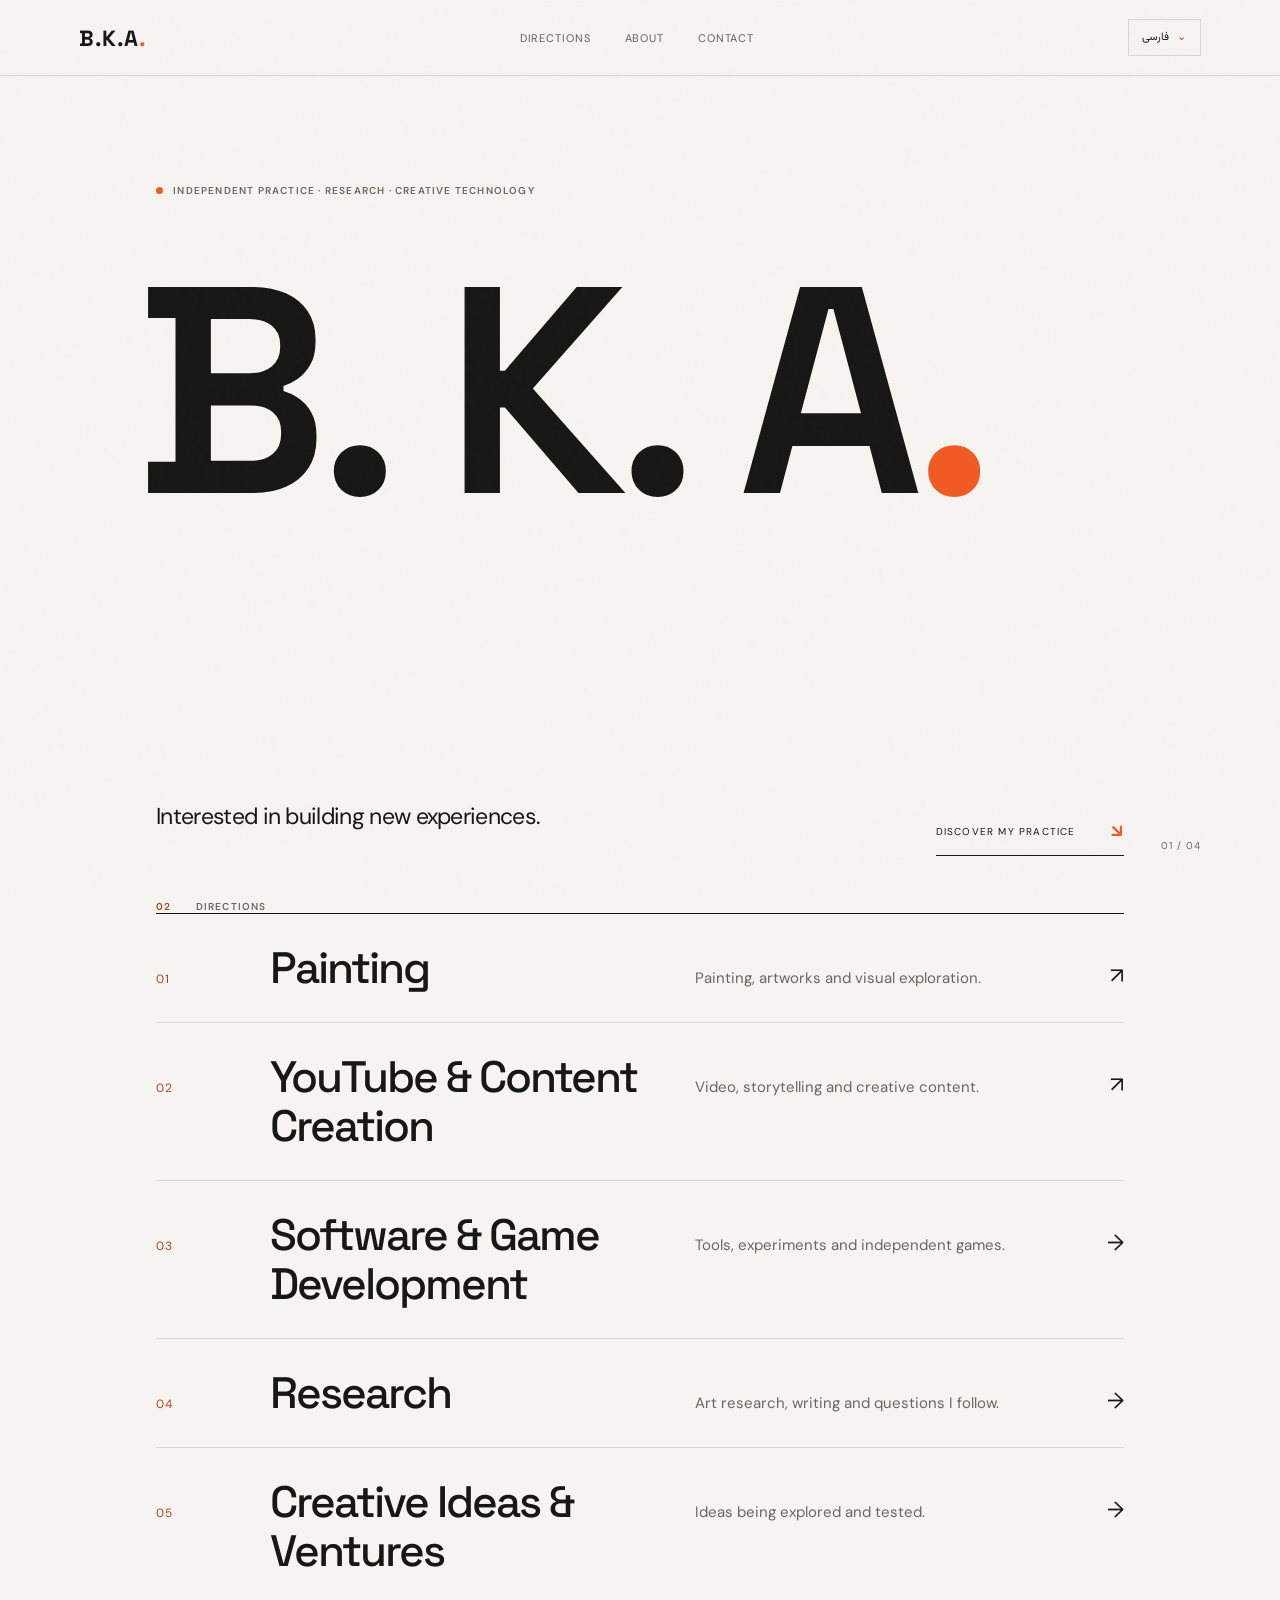
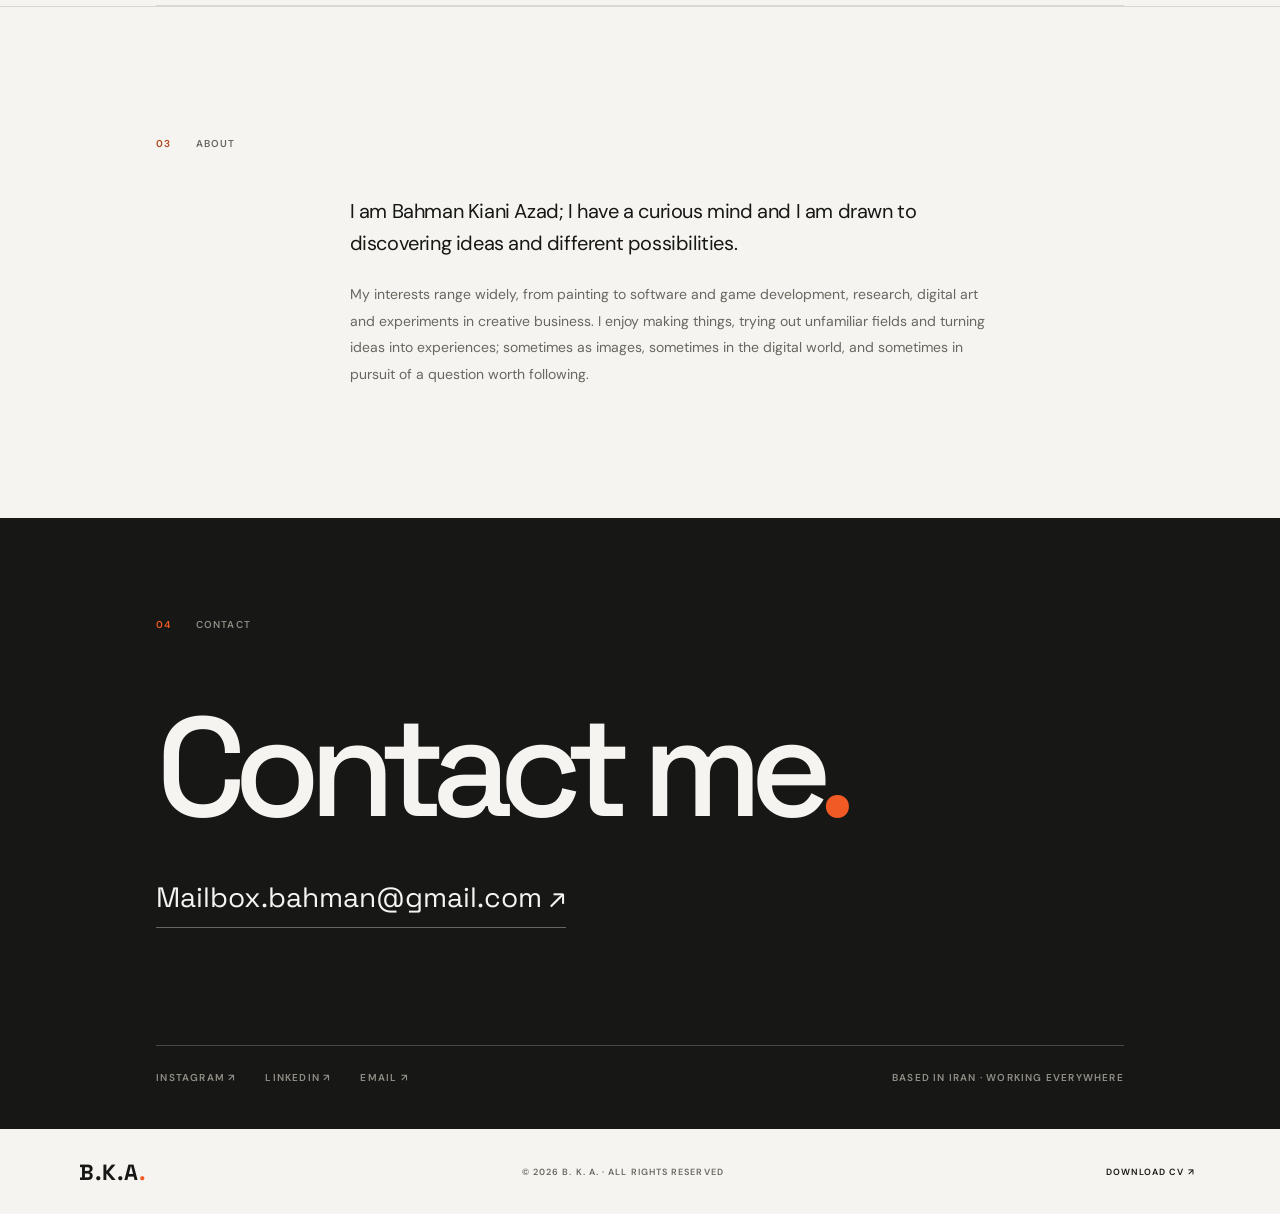
<file: index.html>
<!doctype html>
<html lang="en" dir="ltr">
<head>
  <meta charset="utf-8">
  <meta name="viewport" content="width=device-width, initial-scale=1">
  <meta name="theme-color" content="#f5f4f0">
  <meta name="description" content="B. K. A. — a personal creative hub: painting, content creation, software and games, research and creative ideas.">
  <link rel="canonical" href="https://bahmanka.github.io/">
  <meta property="og:type" content="website">
  <meta property="og:site_name" content="B. K. A.">
  <meta property="og:title" content="B. K. A. — Bahman Kiani Azad">
  <meta property="og:description" content="B. K. A. — a personal creative hub: painting, content creation, software and games, research and creative ideas.">
  <meta property="og:url" content="https://bahmanka.github.io/">
  <meta property="og:locale" content="en_US">
  <meta property="og:locale:alternate" content="fa_IR">
  <meta name="twitter:card" content="summary">
  <meta name="twitter:title" content="B. K. A. — Bahman Kiani Azad">
  <meta name="twitter:description" content="B. K. A. — a personal creative hub: painting, content creation, software and games, research and creative ideas.">
  <script type="application/ld+json">
  {"@context":"https://schema.org","@type":"Person","name":"Bahman Kiani Azad","alternateName":["B. K. A.","بهمن کیانی آزاد"],"url":"https://bahmanka.github.io/","description":"B. K. A. — a personal creative hub: painting, content creation, software and games, research and creative ideas.","alumniOf":[{"@type":"CollegeOrUniversity","name":"Soore University"},{"@type":"CollegeOrUniversity","name":"Islamic Azad University, Central Tehran Branch"}],"sameAs":["https://www.instagram.com/bahmanazad/","https://www.linkedin.com/in/bahman-kiani-azad-6709973a/"]}
  </script>
  <title>B. K. A. — Bahman Kiani Azad</title>
  <link rel="preconnect" href="https://fonts.googleapis.com">
  <link rel="preconnect" href="https://fonts.gstatic.com" crossorigin>
  <link href="https://fonts.googleapis.com/css2?family=DM+Sans:wght@400;500;600;700&family=Space+Grotesk:wght@400;500;600;700&family=Vazirmatn:wght@400;500;600;700&display=swap" rel="stylesheet">
  <link rel="stylesheet" href="styles.css">
</head>
<body data-title-en="B. K. A. — Bahman Kiani Azad" data-title-fa="B. K. A. — بهمن کیانی آزاد" data-desc-en="B. K. A. — a personal creative hub: painting, content creation, software and games, research and creative ideas." data-desc-fa="B. K. A. — فضایی شخصی برای نقاشی، تولید محتوا، نرم‌افزار و بازی، پژوهش و ایده‌های خلاق.">
  <a class="skip-link" href="#top" data-en="Skip to content" data-fa="پرش به محتوا">Skip to content</a>
  <div class="grain" aria-hidden="true"></div>
  <header class="site-header">
    <a class="wordmark" href="#top"><span class="brand" lang="en" dir="ltr">B.K.A<span>.</span></span><span class="sr-only" data-en="home" data-fa="صفحه اصلی">home</span></a>
    <nav class="desktop-nav" aria-label="Main navigation" data-aria-en="Main navigation" data-aria-fa="ناوبری اصلی"><a href="#directions" data-en="Directions" data-fa="مسیرها">Directions</a><a href="#about" data-en="About" data-fa="درباره">About</a><a href="#contact" data-en="Contact" data-fa="ارتباط">Contact</a></nav>
    <button class="language-switch" id="languageSwitch" type="button"><span class="lang-name" lang="fa">فارسی</span> <span class="chev" aria-hidden="true">⌄</span></button>
  </header>
  <main id="top" tabindex="-1">
    <section class="hero section-wrap">
      <div class="hero-kicker"><span class="orange-dot"></span><span data-en="INDEPENDENT PRACTICE · RESEARCH · CREATIVE TECHNOLOGY" data-fa="فعالیت مستقل · پژوهش · فناوری خلاق">INDEPENDENT PRACTICE · RESEARCH · CREATIVE TECHNOLOGY</span></div>
      <h1><span class="logo" lang="en" dir="ltr">B. K. A<span class="orange">.</span></span></h1>
      <div class="hero-bottom">
        <p class="hero-intro" data-en="Interested in building new experiences." data-fa="علاقه‌مند به ساختن تجربه‌های جدید.">Interested in building new experiences.</p>
        <a class="text-link" href="#directions"><span data-en="DISCOVER MY PRACTICE" data-fa="با جهان کاری من آشنا شوید">DISCOVER MY PRACTICE</span><b class="arrow" aria-hidden="true">↘</b></a>
      </div>
      <div class="hero-index" data-num>01 / 04</div>
    </section>

    <section class="section-wrap directions-section" id="directions">
      <div class="section-label"><span data-num>02</span><span data-en="DIRECTIONS" data-fa="مسیرها">DIRECTIONS</span></div>
      <ol class="directions"><li><a class="direction" href="https://bahmanka.github.io/artwork/home.html" target="_blank" rel="noopener"><span class="num" data-num>01</span><h3 data-en="Painting" data-fa="نقاشی">Painting</h3><p data-en="Painting, artworks and visual exploration." data-fa="نقاشی، آثار و جست‌وجوی تصویری.">Painting, artworks and visual exploration.</p><span class="arrow" aria-hidden="true">↗</span></a></li><li><a class="direction" href="https://www.youtube.com/@HonarChiMige" target="_blank" rel="noopener"><span class="num" data-num>02</span><h3 data-en="YouTube &amp; Content Creation" data-fa="یوتیوب و تولید محتوا">YouTube &amp; Content Creation</h3><p data-en="Video, storytelling and creative content." data-fa="ویدیو، روایت و محتوای خلاق.">Video, storytelling and creative content.</p><span class="arrow" aria-hidden="true">↗</span></a></li><li><a class="direction" href="software.html"><span class="num" data-num>03</span><h3 data-en="Software &amp; Game Development" data-fa="نرم‌افزار و توسعهٔ بازی">Software &amp; Game Development</h3><p data-en="Tools, experiments and independent games." data-fa="ابزارها، تجربه‌ها و بازی‌های مستقل.">Tools, experiments and independent games.</p><span class="arrow" aria-hidden="true">→</span></a></li><li><a class="direction" href="research.html"><span class="num" data-num>04</span><h3 data-en="Research" data-fa="پژوهش">Research</h3><p data-en="Art research, writing and questions I follow." data-fa="پژوهش هنر، نوشتن و پرسش‌هایی که دنبالشان می‌کنم.">Art research, writing and questions I follow.</p><span class="arrow" aria-hidden="true">→</span></a></li><li><a class="direction" href="ideas.html"><span class="num" data-num>05</span><h3 data-en="Creative Ideas &amp; Ventures" data-fa="ایده‌ها و کسب‌وکارهای خلاق">Creative Ideas &amp; Ventures</h3><p data-en="Ideas being explored and tested." data-fa="ایده‌هایی که در حال بررسی و آزمودن‌اند.">Ideas being explored and tested.</p><span class="arrow" aria-hidden="true">→</span></a></li></ol>
    </section>

    <section class="section-wrap about-section" id="about">
      <div class="section-label"><span data-num>03</span><span data-en="ABOUT" data-fa="درباره">ABOUT</span></div>
      <div class="about-content"><div class="about-columns">
        <p data-en="I am Bahman Kiani Azad; I have a curious mind and I am drawn to discovering ideas and different possibilities." data-fa="من بهمن کیانی آزاد هستم؛ ذهنی کنجکاو دارم و به کشف ایده‌ها و امکان‌های مختلف علاقه‌مندم.">I am Bahman Kiani Azad; I have a curious mind and I am drawn to discovering ideas and different possibilities.</p>
        <p data-en="My interests range widely, from painting to software and game development, research, digital art and experiments in creative business. I enjoy making things, trying out unfamiliar fields and turning ideas into experiences; sometimes as images, sometimes in the digital world, and sometimes in pursuit of a question worth following." data-fa="علاقه‌مندی‌هایم از نقاشی تا توسعهٔ نرم‌افزار و بازی، پژوهش، هنر دیجیتال و تجربه در زمینهٔ کسب‌وکارهای خلاق گسترده است. از ساختن، تجربه کردن در حوزه‌های ناآشنا و تبدیل ایده‌ها به تجربه لذت می‌برم؛ گاهی در قالب تصویر، گاهی در دنیای دیجیتال و گاهی در پی پرسشی که ارزش دنبال کردن دارد.">My interests range widely, from painting to software and game development, research, digital art and experiments in creative business. I enjoy making things, trying out unfamiliar fields and turning ideas into experiences; sometimes as images, sometimes in the digital world, and sometimes in pursuit of a question worth following.</p>
      </div></div>
    </section>
    <section class="contact-section" id="contact">
      <div class="section-wrap contact-inner"><div class="section-label"><span data-num>04</span><span data-en="CONTACT" data-fa="ارتباط">CONTACT</span></div><h2 data-en="Contact me<span>.</span>" data-fa="ارتباط با من<span>.</span>">Contact me<span>.</span></h2><a class="email-link" href="mailto:Mailbox.bahman@gmail.com"><span lang="en" dir="ltr">Mailbox.bahman@gmail.com</span> <span class="arrow" aria-hidden="true">↗</span></a><div class="contact-bottom"><a href="https://www.instagram.com/bahmanazad/" target="_blank" rel="noopener"><span data-en="INSTAGRAM" data-fa="اینستاگرام">INSTAGRAM</span> <span class="arrow" aria-hidden="true">↗</span></a><a href="https://www.linkedin.com/in/bahman-kiani-azad-6709973a/" target="_blank" rel="noopener"><span data-en="LINKEDIN" data-fa="لینکدین">LINKEDIN</span> <span class="arrow" aria-hidden="true">↗</span></a><a href="mailto:Mailbox.bahman@gmail.com"><span data-en="EMAIL" data-fa="ایمیل">EMAIL</span> <span class="arrow" aria-hidden="true">↗</span></a><span data-en="BASED IN IRAN · WORKING EVERYWHERE" data-fa="مستقر در ایران · فعال در ارتباط با جهان">BASED IN IRAN · WORKING EVERYWHERE</span></div></div>
    </section>
  </main>
  <footer class="site-footer"><a class="wordmark" href="index.html"><span class="brand" lang="en" dir="ltr">B.K.A<span>.</span></span><span class="sr-only" data-en="home" data-fa="صفحه اصلی">home</span></a><span>© <span id="year"></span> B. K. A. · <span data-en="ALL RIGHTS RESERVED" data-fa="تمامی حقوق محفوظ است">ALL RIGHTS RESERVED</span></span><button id="cvButton" class="cv-button" type="button"><span data-en="DOWNLOAD CV" data-fa="دریافت رزومه">DOWNLOAD CV</span> <span class="arrow" aria-hidden="true">↗</span></button></footer>

    <div class="toast" id="toast" role="status" aria-live="polite"></div>
  <script src="script.js"></script>
</body>
</html>
</file>
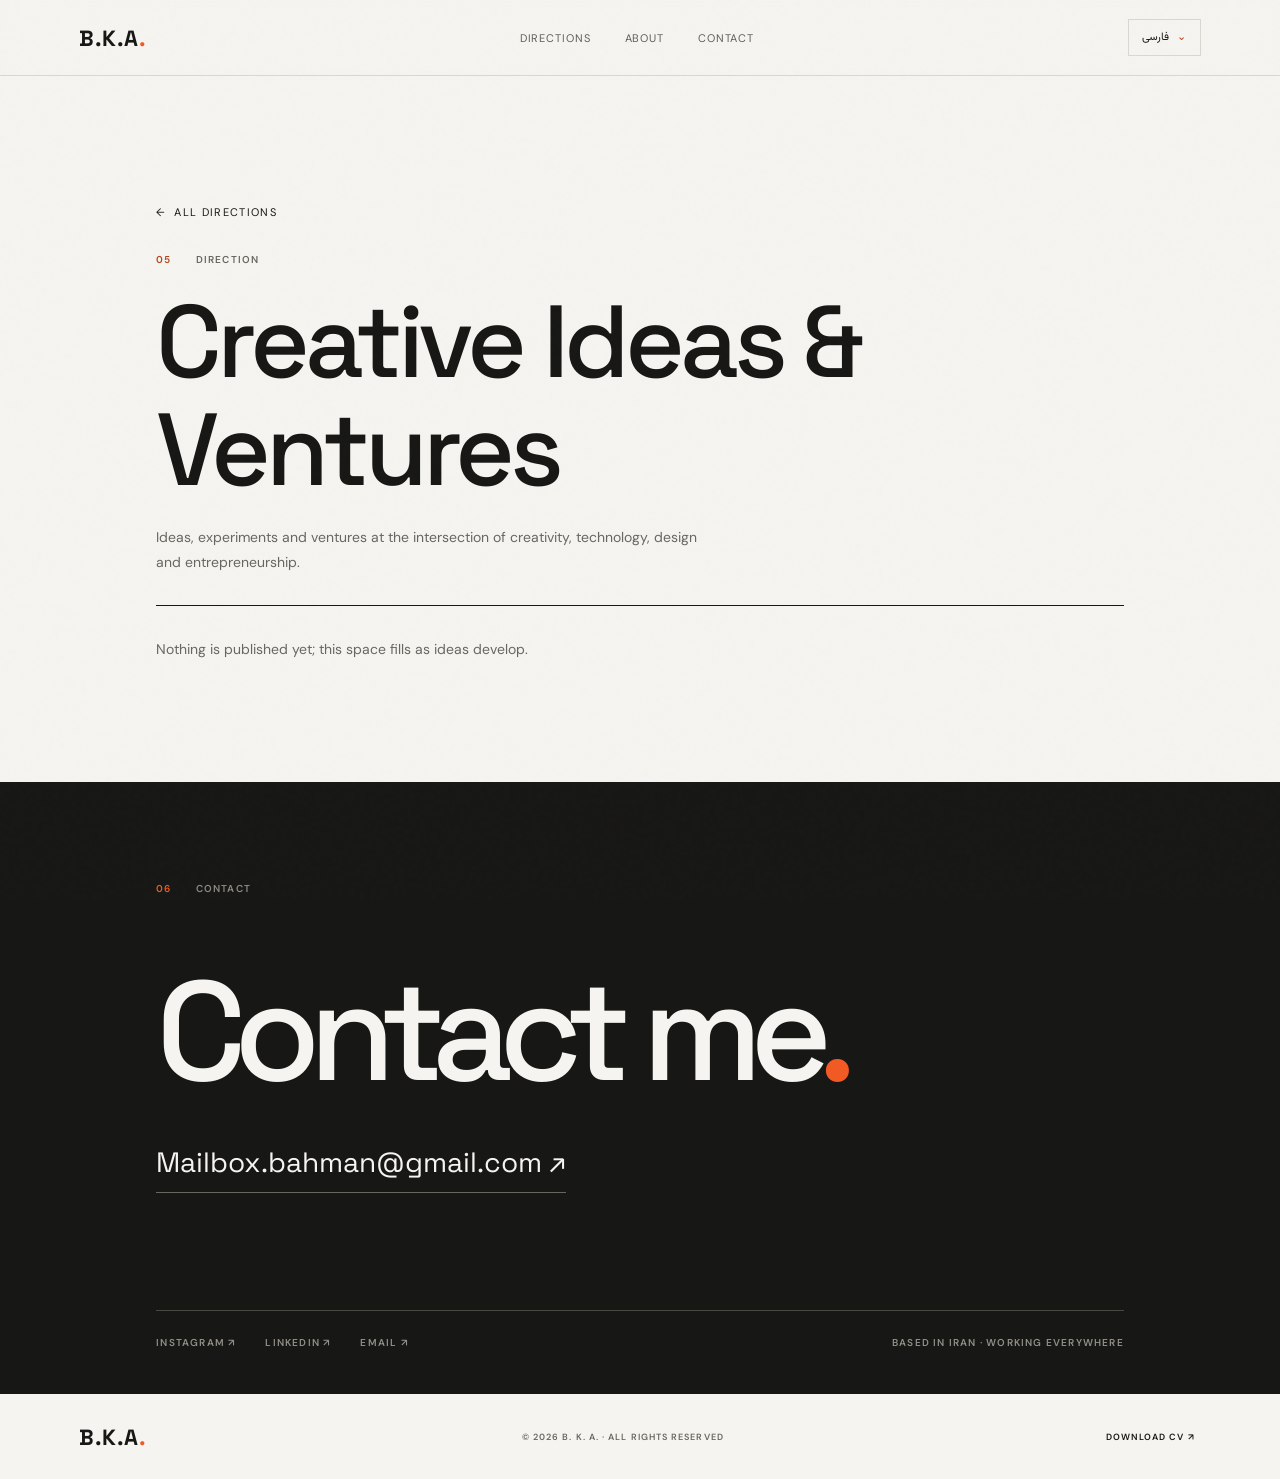
<file: ideas.html>
<!doctype html>
<html lang="en" dir="ltr">
<head>
  <meta charset="utf-8">
  <meta name="viewport" content="width=device-width, initial-scale=1">
  <meta name="theme-color" content="#f5f4f0">
  <meta name="description" content="Creative ideas, experiments and ventures by Bahman Kiani Azad.">
  <link rel="canonical" href="https://bahmanka.github.io/ideas.html">
  <meta property="og:type" content="website">
  <meta property="og:site_name" content="B. K. A.">
  <meta property="og:title" content="Creative Ideas &amp; Ventures — B. K. A.">
  <meta property="og:description" content="Creative ideas, experiments and ventures by Bahman Kiani Azad.">
  <meta property="og:url" content="https://bahmanka.github.io/ideas.html">
  <meta property="og:locale" content="en_US">
  <meta property="og:locale:alternate" content="fa_IR">
  <meta name="twitter:card" content="summary">
  <meta name="twitter:title" content="Creative Ideas &amp; Ventures — B. K. A.">
  <meta name="twitter:description" content="Creative ideas, experiments and ventures by Bahman Kiani Azad.">
  <title>Creative Ideas &amp; Ventures — B. K. A.</title>
  <link rel="preconnect" href="https://fonts.googleapis.com">
  <link rel="preconnect" href="https://fonts.gstatic.com" crossorigin>
  <link href="https://fonts.googleapis.com/css2?family=DM+Sans:wght@400;500;600;700&family=Space+Grotesk:wght@400;500;600;700&family=Vazirmatn:wght@400;500;600;700&display=swap" rel="stylesheet">
  <link rel="stylesheet" href="styles.css">
</head>
<body data-title-en="Creative Ideas &amp; Ventures — B. K. A." data-title-fa="ایده‌ها و کسب‌وکارهای خلاق — B. K. A." data-desc-en="Creative ideas, experiments and ventures by Bahman Kiani Azad." data-desc-fa="ایده‌ها، آزمایش‌ها و کسب‌وکارهای خلاق بهمن کیانی آزاد.">
  <a class="skip-link" href="#top" data-en="Skip to content" data-fa="پرش به محتوا">Skip to content</a>
  <div class="grain" aria-hidden="true"></div>
  <header class="site-header">
    <a class="wordmark" href="index.html"><span class="brand" lang="en" dir="ltr">B.K.A<span>.</span></span><span class="sr-only" data-en="home" data-fa="صفحه اصلی">home</span></a>
    <nav class="desktop-nav" aria-label="Main navigation" data-aria-en="Main navigation" data-aria-fa="ناوبری اصلی"><a href="index.html#directions" data-en="Directions" data-fa="مسیرها">Directions</a><a href="index.html#about" data-en="About" data-fa="درباره">About</a><a href="index.html#contact" data-en="Contact" data-fa="ارتباط">Contact</a></nav>
    <button class="language-switch" id="languageSwitch" type="button"><span class="lang-name" lang="fa">فارسی</span> <span class="chev" aria-hidden="true">⌄</span></button>
  </header>
  <main id="top" tabindex="-1">
    <section class="section-wrap page-head">
      <a class="back-link" href="index.html#directions"><span class="arrow" aria-hidden="true">←</span> <span data-en="ALL DIRECTIONS" data-fa="همهٔ مسیرها">ALL DIRECTIONS</span></a>
      <div class="section-label"><span data-num>05</span><span data-en="DIRECTION" data-fa="مسیر">DIRECTION</span></div>
      <h1 class="page-title" data-en="Creative Ideas &amp; Ventures" data-fa="ایده‌ها و کسب‌وکارهای خلاق">Creative Ideas &amp; Ventures</h1>
      <p class="page-intro" data-en="Ideas, experiments and ventures at the intersection of creativity, technology, design and entrepreneurship." data-fa="ایده‌ها، آزمایش‌ها و کسب‌وکارهایی در مرز خلاقیت، فناوری، طراحی و کارآفرینی.">Ideas, experiments and ventures at the intersection of creativity, technology, design and entrepreneurship.</p>
    </section>
    <section class="section-wrap page-body">
      <p class="empty-note" data-en="Nothing is published yet; this space fills as ideas develop." data-fa="هنوز چیزی منتشر نشده؛ این بخش با پیشرفت ایده‌ها پر می‌شود.">Nothing is published yet; this space fills as ideas develop.</p>
    </section>
    <section class="contact-section" id="contact">
      <div class="section-wrap contact-inner"><div class="section-label"><span data-num>06</span><span data-en="CONTACT" data-fa="ارتباط">CONTACT</span></div><h2 data-en="Contact me<span>.</span>" data-fa="ارتباط با من<span>.</span>">Contact me<span>.</span></h2><a class="email-link" href="mailto:Mailbox.bahman@gmail.com"><span lang="en" dir="ltr">Mailbox.bahman@gmail.com</span> <span class="arrow" aria-hidden="true">↗</span></a><div class="contact-bottom"><a href="https://www.instagram.com/bahmanazad/" target="_blank" rel="noopener"><span data-en="INSTAGRAM" data-fa="اینستاگرام">INSTAGRAM</span> <span class="arrow" aria-hidden="true">↗</span></a><a href="https://www.linkedin.com/in/bahman-kiani-azad-6709973a/" target="_blank" rel="noopener"><span data-en="LINKEDIN" data-fa="لینکدین">LINKEDIN</span> <span class="arrow" aria-hidden="true">↗</span></a><a href="mailto:Mailbox.bahman@gmail.com"><span data-en="EMAIL" data-fa="ایمیل">EMAIL</span> <span class="arrow" aria-hidden="true">↗</span></a><span data-en="BASED IN IRAN · WORKING EVERYWHERE" data-fa="مستقر در ایران · فعال در ارتباط با جهان">BASED IN IRAN · WORKING EVERYWHERE</span></div></div>
    </section>
  </main>
  <footer class="site-footer"><a class="wordmark" href="index.html"><span class="brand" lang="en" dir="ltr">B.K.A<span>.</span></span><span class="sr-only" data-en="home" data-fa="صفحه اصلی">home</span></a><span>© <span id="year"></span> B. K. A. · <span data-en="ALL RIGHTS RESERVED" data-fa="تمامی حقوق محفوظ است">ALL RIGHTS RESERVED</span></span><button id="cvButton" class="cv-button" type="button"><span data-en="DOWNLOAD CV" data-fa="دریافت رزومه">DOWNLOAD CV</span> <span class="arrow" aria-hidden="true">↗</span></button></footer>

    <div class="toast" id="toast" role="status" aria-live="polite"></div>
  <script src="script.js"></script>
</body>
</html>
</file>
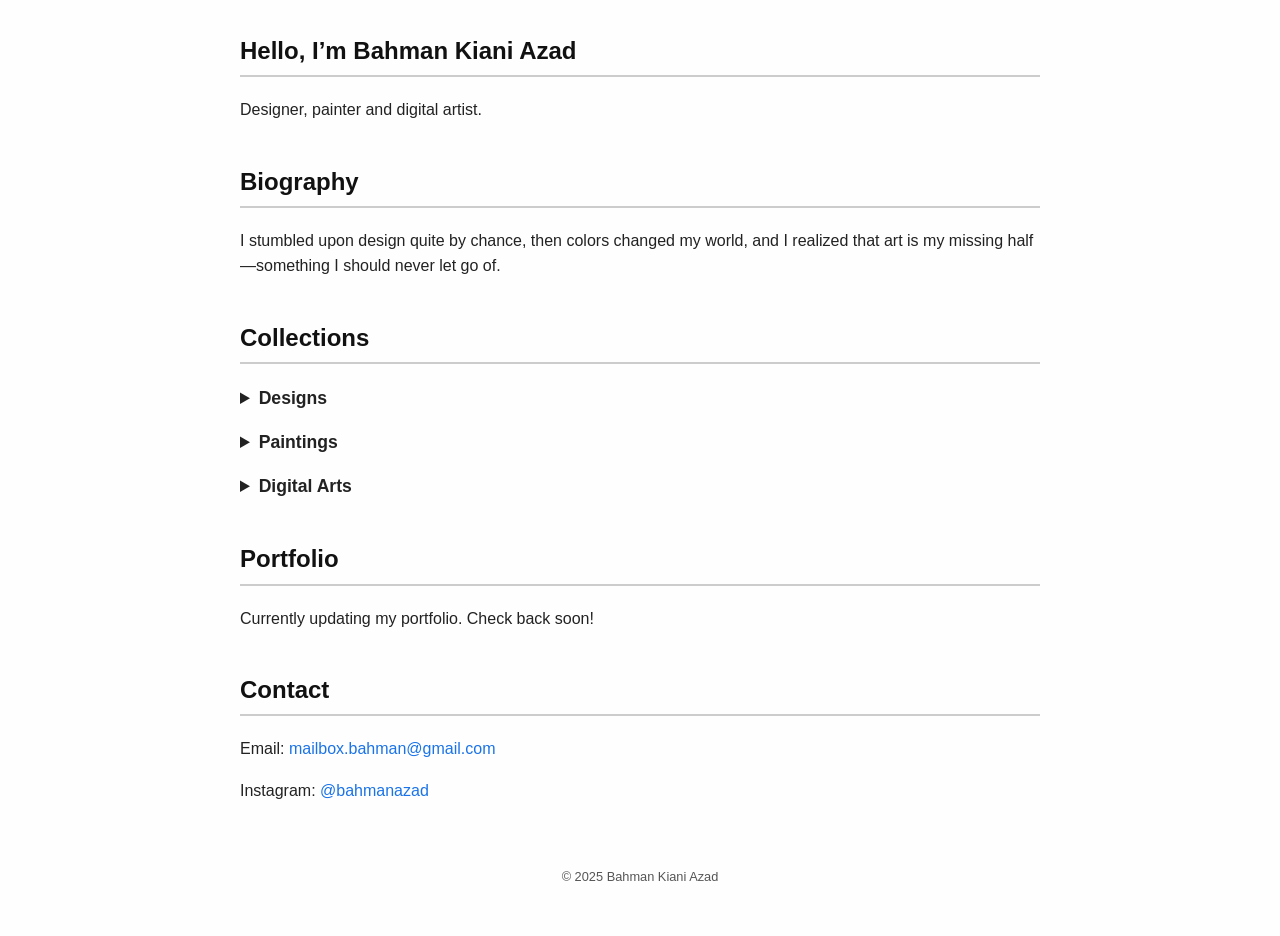
<file: index.html.html>
﻿<!DOCTYPE html>
<html lang="en">
<head>
  <meta charset="UTF-8" />
  <meta name="viewport" content="width=device-width, initial-scale=1" />
  <title>Bahman Kiani Azad | Personal Website</title>
  <style>
    body {
      font-family: 'Segoe UI', Tahoma, Geneva, Verdana, sans-serif;
      max-width: 800px;
      margin: 2rem auto;
      padding: 0 1rem;
      color: #222;
      background: #fefefe;
      line-height: 1.6;
    }
    h1, h2 {
      color: #111;
      border-bottom: 2px solid #ccc;
      padding-bottom: 0.3rem;
    }
    section {
      margin-bottom: 2.5rem;
    }
    .skills span {
      display: inline-block;
      background: #e0e0e0;
      margin: 0.3rem 0.5rem 0.3rem 0;
      padding: 0.3rem 0.7rem;
      border-radius: 4px;
      font-size: 0.9rem;
    }
    .portfolio img {
      max-width: 100%;
      border-radius: 6px;
      margin-bottom: 1rem;
      box-shadow: 0 2px 5px rgba(0,0,0,0.1);
    }
    a {
      color: #1a73e8;
      text-decoration: none;
    }
    a:hover {
      text-decoration: underline;
    }
    details {
      margin-bottom: 1rem;
      cursor: pointer;
    }
    summary {
      font-weight: bold;
      font-size: 1.1rem;
      outline: none;
    }
    footer {
      text-align: center;
      font-size: 0.8rem;
      color: #555;
      margin-top: 4rem;
      padding-bottom: 1rem;
    }
  </style>
</head>
<body>

  <section id="intro">
    <h1>Hello, I’m Bahman Kiani Azad</h1>
    <p>Designer, painter and digital artist.</p>
  </section>

  <section id="bio">
    <h2>Biography</h2>
    <p>I stumbled upon design quite by chance, then colors changed my world, and I realized that art is my missing half—something I should never let go of.</p>
  </section>

  <section id="collections">
    <h2>Collections</h2>
    
    <details>
      <summary>Designs</summary>
      <p>A collection of my best design projects.</p>
    </details>
    
    <details>
      <summary>Paintings</summary>
      <p>A gallery of my paintings in various styles and techniques.</p>
    </details>
    
    <details>
      <summary>Digital Arts</summary>
      <p>Examples of digital artwork and creative pieces.</p>
    </details>
  </section>

  <section id="portfolio">
    <h2>Portfolio</h2>
    <p>Currently updating my portfolio. Check back soon!</p>
    <!-- Example of adding an image: 
    <img src="artwork1.jpg" alt="Portrait painting" /> 
    -->
  </section>

  <section id="contact">
    <h2>Contact</h2>
    <p>Email: <a href="mailto:mailbox.bahman@gmail.com">mailbox.bahman@gmail.com</a></p>
    <p>Instagram: <a href="https://instagram.com/bahmanazad" target="_blank">@bahmanazad</a></p>
  </section>

  <footer>
    &copy; 2025 Bahman Kiani Azad
  </footer>

</body>
</html>
</file>
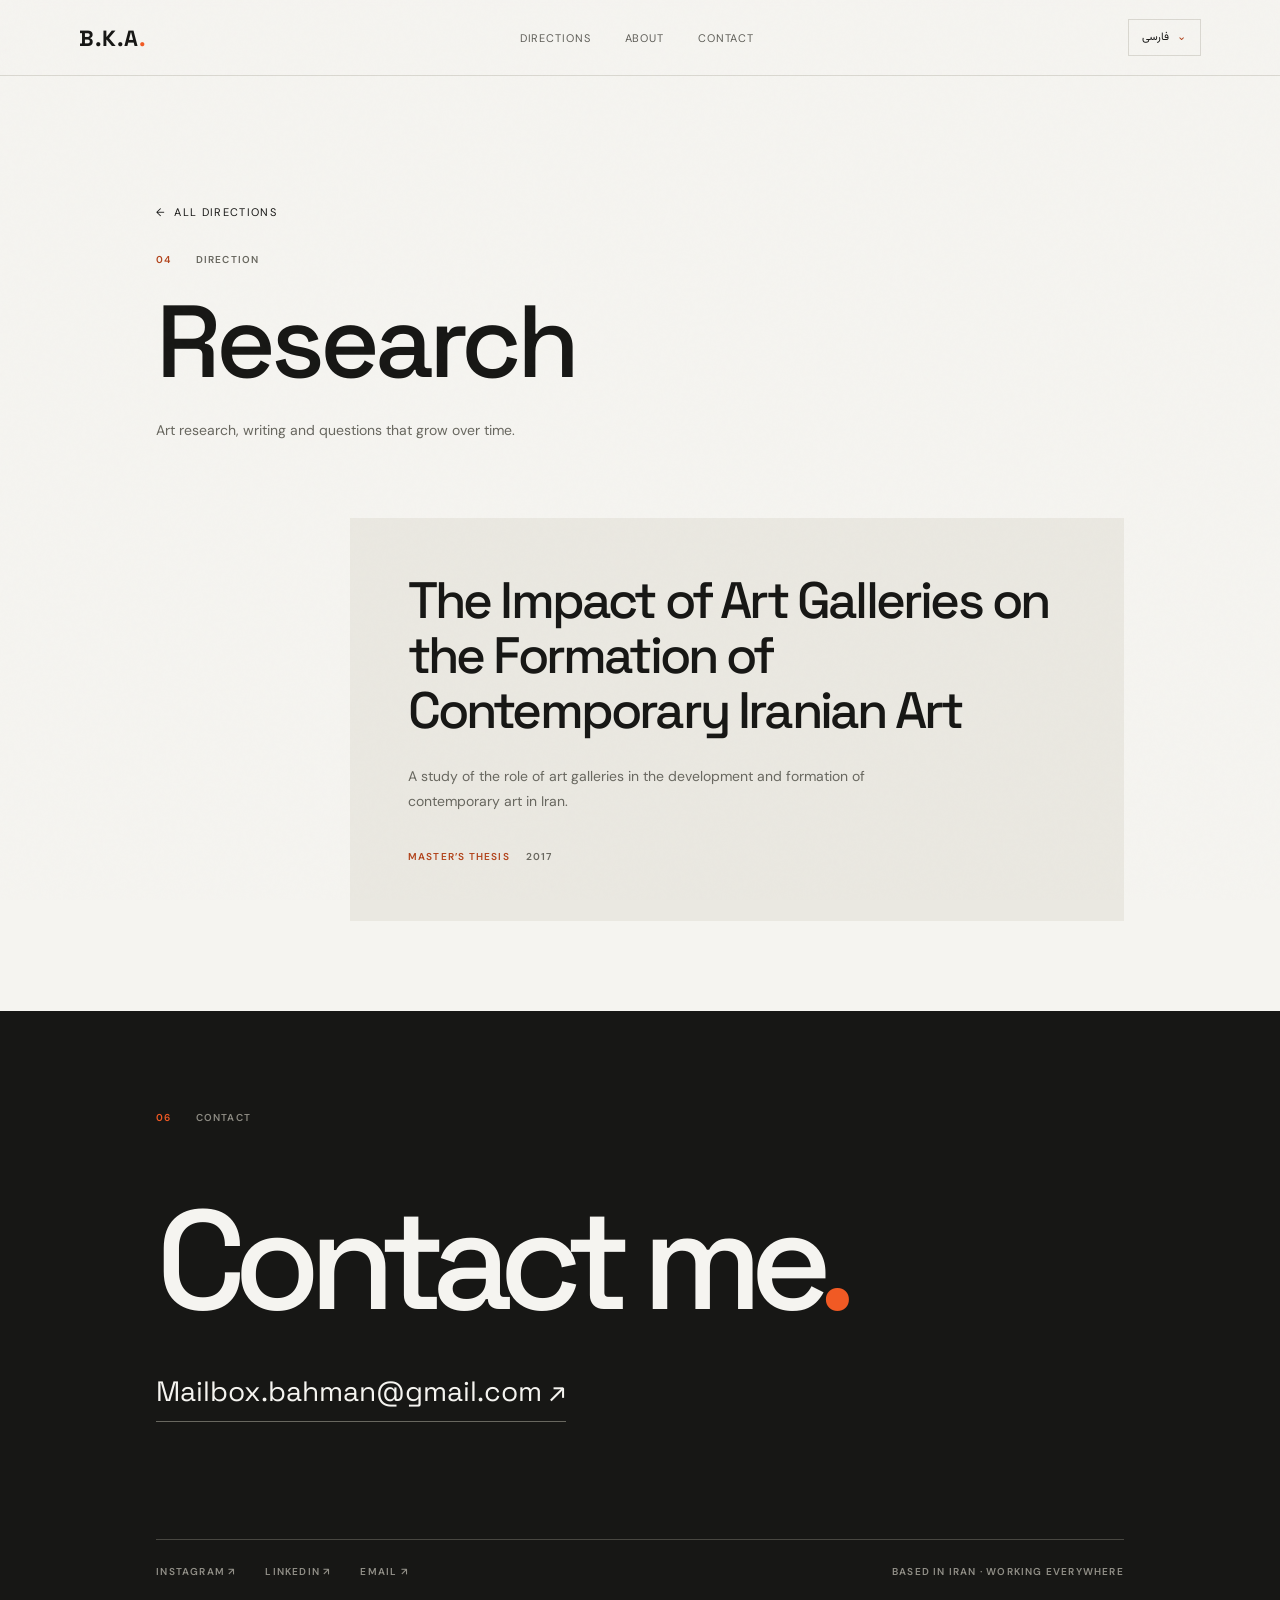
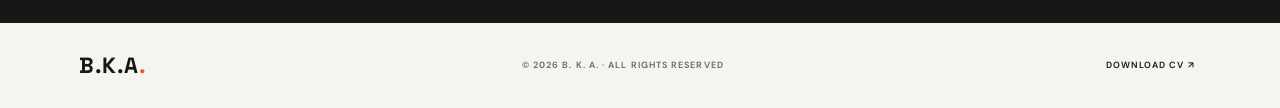
<file: research.html>
<!doctype html>
<html lang="en" dir="ltr">
<head>
  <meta charset="utf-8">
  <meta name="viewport" content="width=device-width, initial-scale=1">
  <meta name="theme-color" content="#f5f4f0">
  <meta name="description" content="Art research and writing by Bahman Kiani Azad.">
  <link rel="canonical" href="https://bahmanka.github.io/research.html">
  <meta property="og:type" content="website">
  <meta property="og:site_name" content="B. K. A.">
  <meta property="og:title" content="Research — B. K. A.">
  <meta property="og:description" content="Art research and writing by Bahman Kiani Azad.">
  <meta property="og:url" content="https://bahmanka.github.io/research.html">
  <meta property="og:locale" content="en_US">
  <meta property="og:locale:alternate" content="fa_IR">
  <meta name="twitter:card" content="summary">
  <meta name="twitter:title" content="Research — B. K. A.">
  <meta name="twitter:description" content="Art research and writing by Bahman Kiani Azad.">
  <title>Research — B. K. A.</title>
  <link rel="preconnect" href="https://fonts.googleapis.com">
  <link rel="preconnect" href="https://fonts.gstatic.com" crossorigin>
  <link href="https://fonts.googleapis.com/css2?family=DM+Sans:wght@400;500;600;700&family=Space+Grotesk:wght@400;500;600;700&family=Vazirmatn:wght@400;500;600;700&display=swap" rel="stylesheet">
  <link rel="stylesheet" href="styles.css">
</head>
<body data-title-en="Research — B. K. A." data-title-fa="پژوهش — B. K. A." data-desc-en="Art research and writing by Bahman Kiani Azad." data-desc-fa="پژوهش هنر و نوشته‌های بهمن کیانی آزاد.">
  <a class="skip-link" href="#top" data-en="Skip to content" data-fa="پرش به محتوا">Skip to content</a>
  <div class="grain" aria-hidden="true"></div>
  <header class="site-header">
    <a class="wordmark" href="index.html"><span class="brand" lang="en" dir="ltr">B.K.A<span>.</span></span><span class="sr-only" data-en="home" data-fa="صفحه اصلی">home</span></a>
    <nav class="desktop-nav" aria-label="Main navigation" data-aria-en="Main navigation" data-aria-fa="ناوبری اصلی"><a href="index.html#directions" data-en="Directions" data-fa="مسیرها">Directions</a><a href="index.html#about" data-en="About" data-fa="درباره">About</a><a href="index.html#contact" data-en="Contact" data-fa="ارتباط">Contact</a></nav>
    <button class="language-switch" id="languageSwitch" type="button"><span class="lang-name" lang="fa">فارسی</span> <span class="chev" aria-hidden="true">⌄</span></button>
  </header>
  <main id="top" tabindex="-1">
    <section class="section-wrap page-head">
      <a class="back-link" href="index.html#directions"><span class="arrow" aria-hidden="true">←</span> <span data-en="ALL DIRECTIONS" data-fa="همهٔ مسیرها">ALL DIRECTIONS</span></a>
      <div class="section-label"><span data-num>04</span><span data-en="DIRECTION" data-fa="مسیر">DIRECTION</span></div>
      <h1 class="page-title" data-en="Research" data-fa="پژوهش">Research</h1>
      <p class="page-intro" data-en="Art research, writing and questions that grow over time." data-fa="پژوهش هنر، نوشتن و پرسش‌هایی که در طول زمان گسترش می‌یابند.">Art research, writing and questions that grow over time.</p>
    </section>
    <section class="section-wrap page-body">
      <div class="research-card"><h2 data-en="The Impact of Art Galleries on the Formation of Contemporary Iranian Art" data-fa="تأثیر گالری‌ها در شکل‌گیری هنر معاصر ایران">The Impact of Art Galleries on the Formation of Contemporary Iranian Art</h2><p data-en="A study of the role of art galleries in the development and formation of contemporary art in Iran." data-fa="پژوهشی درباره نقش گالری‌های هنری در روند شکل‌گیری و توسعهٔ هنر معاصر ایران.">A study of the role of art galleries in the development and formation of contemporary art in Iran.</p><p class="research-meta"><span data-en="MASTER’S THESIS" data-fa="پایان‌نامهٔ کارشناسی ارشد">MASTER’S THESIS</span><span data-en="2017" data-fa="۱۳۹۶">2017</span></p></div>
    </section>
    <section class="contact-section" id="contact">
      <div class="section-wrap contact-inner"><div class="section-label"><span data-num>06</span><span data-en="CONTACT" data-fa="ارتباط">CONTACT</span></div><h2 data-en="Contact me<span>.</span>" data-fa="ارتباط با من<span>.</span>">Contact me<span>.</span></h2><a class="email-link" href="mailto:Mailbox.bahman@gmail.com"><span lang="en" dir="ltr">Mailbox.bahman@gmail.com</span> <span class="arrow" aria-hidden="true">↗</span></a><div class="contact-bottom"><a href="https://www.instagram.com/bahmanazad/" target="_blank" rel="noopener"><span data-en="INSTAGRAM" data-fa="اینستاگرام">INSTAGRAM</span> <span class="arrow" aria-hidden="true">↗</span></a><a href="https://www.linkedin.com/in/bahman-kiani-azad-6709973a/" target="_blank" rel="noopener"><span data-en="LINKEDIN" data-fa="لینکدین">LINKEDIN</span> <span class="arrow" aria-hidden="true">↗</span></a><a href="mailto:Mailbox.bahman@gmail.com"><span data-en="EMAIL" data-fa="ایمیل">EMAIL</span> <span class="arrow" aria-hidden="true">↗</span></a><span data-en="BASED IN IRAN · WORKING EVERYWHERE" data-fa="مستقر در ایران · فعال در ارتباط با جهان">BASED IN IRAN · WORKING EVERYWHERE</span></div></div>
    </section>
  </main>
  <footer class="site-footer"><a class="wordmark" href="index.html"><span class="brand" lang="en" dir="ltr">B.K.A<span>.</span></span><span class="sr-only" data-en="home" data-fa="صفحه اصلی">home</span></a><span>© <span id="year"></span> B. K. A. · <span data-en="ALL RIGHTS RESERVED" data-fa="تمامی حقوق محفوظ است">ALL RIGHTS RESERVED</span></span><button id="cvButton" class="cv-button" type="button"><span data-en="DOWNLOAD CV" data-fa="دریافت رزومه">DOWNLOAD CV</span> <span class="arrow" aria-hidden="true">↗</span></button></footer>

    <div class="toast" id="toast" role="status" aria-live="polite"></div>
  <script src="script.js"></script>
</body>
</html>
</file>
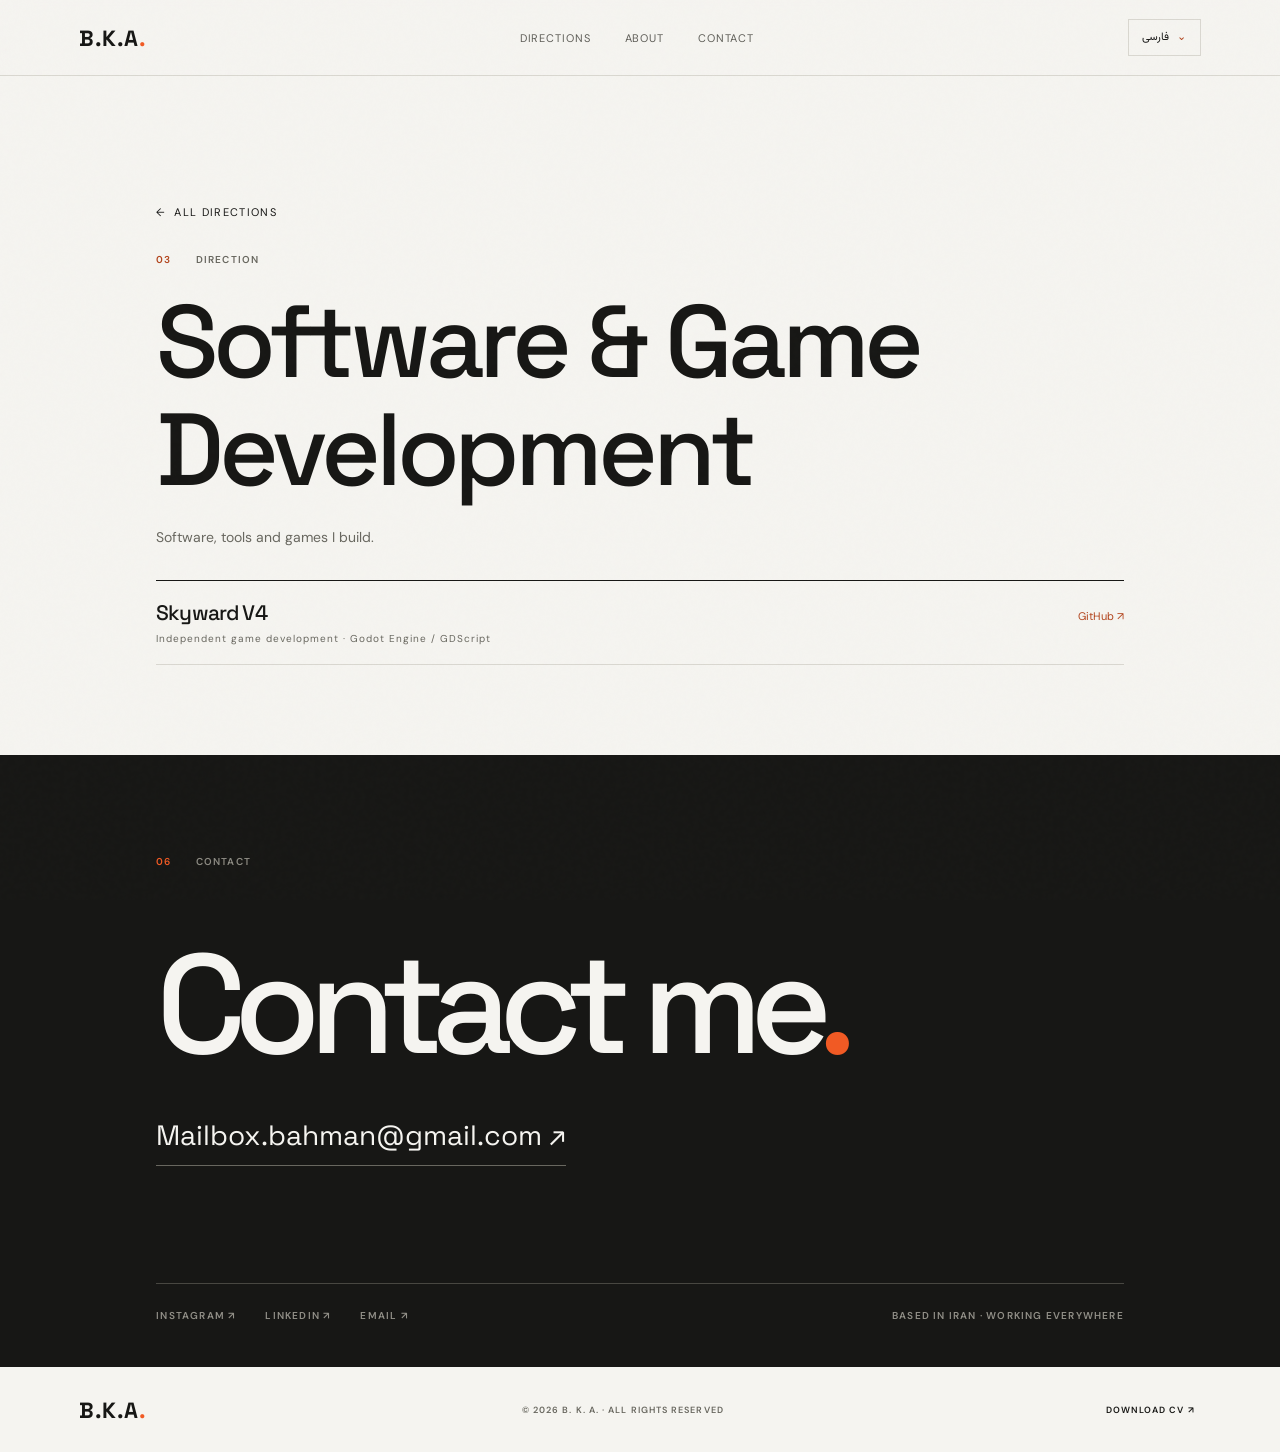
<file: software.html>
<!doctype html>
<html lang="en" dir="ltr">
<head>
  <meta charset="utf-8">
  <meta name="viewport" content="width=device-width, initial-scale=1">
  <meta name="theme-color" content="#f5f4f0">
  <meta name="description" content="Software, tools and independent games by Bahman Kiani Azad.">
  <link rel="canonical" href="https://bahmanka.github.io/software.html">
  <meta property="og:type" content="website">
  <meta property="og:site_name" content="B. K. A.">
  <meta property="og:title" content="Software &amp; Game Development — B. K. A.">
  <meta property="og:description" content="Software, tools and independent games by Bahman Kiani Azad.">
  <meta property="og:url" content="https://bahmanka.github.io/software.html">
  <meta property="og:locale" content="en_US">
  <meta property="og:locale:alternate" content="fa_IR">
  <meta name="twitter:card" content="summary">
  <meta name="twitter:title" content="Software &amp; Game Development — B. K. A.">
  <meta name="twitter:description" content="Software, tools and independent games by Bahman Kiani Azad.">
  <title>Software &amp; Game Development — B. K. A.</title>
  <link rel="preconnect" href="https://fonts.googleapis.com">
  <link rel="preconnect" href="https://fonts.gstatic.com" crossorigin>
  <link href="https://fonts.googleapis.com/css2?family=DM+Sans:wght@400;500;600;700&family=Space+Grotesk:wght@400;500;600;700&family=Vazirmatn:wght@400;500;600;700&display=swap" rel="stylesheet">
  <link rel="stylesheet" href="styles.css">
</head>
<body data-title-en="Software &amp; Game Development — B. K. A." data-title-fa="نرم‌افزار و توسعهٔ بازی — B. K. A." data-desc-en="Software, tools and independent games by Bahman Kiani Azad." data-desc-fa="نرم‌افزار، ابزار و بازی‌های مستقل بهمن کیانی آزاد.">
  <a class="skip-link" href="#top" data-en="Skip to content" data-fa="پرش به محتوا">Skip to content</a>
  <div class="grain" aria-hidden="true"></div>
  <header class="site-header">
    <a class="wordmark" href="index.html"><span class="brand" lang="en" dir="ltr">B.K.A<span>.</span></span><span class="sr-only" data-en="home" data-fa="صفحه اصلی">home</span></a>
    <nav class="desktop-nav" aria-label="Main navigation" data-aria-en="Main navigation" data-aria-fa="ناوبری اصلی"><a href="index.html#directions" data-en="Directions" data-fa="مسیرها">Directions</a><a href="index.html#about" data-en="About" data-fa="درباره">About</a><a href="index.html#contact" data-en="Contact" data-fa="ارتباط">Contact</a></nav>
    <button class="language-switch" id="languageSwitch" type="button"><span class="lang-name" lang="fa">فارسی</span> <span class="chev" aria-hidden="true">⌄</span></button>
  </header>
  <main id="top" tabindex="-1">
    <section class="section-wrap page-head">
      <a class="back-link" href="index.html#directions"><span class="arrow" aria-hidden="true">←</span> <span data-en="ALL DIRECTIONS" data-fa="همهٔ مسیرها">ALL DIRECTIONS</span></a>
      <div class="section-label"><span data-num>03</span><span data-en="DIRECTION" data-fa="مسیر">DIRECTION</span></div>
      <h1 class="page-title" data-en="Software &amp; Game Development" data-fa="نرم‌افزار و توسعهٔ بازی">Software &amp; Game Development</h1>
      <p class="page-intro" data-en="Software, tools and games I build." data-fa="نرم‌افزار، ابزار و بازی‌هایی که می‌سازم.">Software, tools and games I build.</p>
    </section>
    <section class="section-wrap page-body">
      <a class="exhibition-entry" href="https://github.com/bahmanka/My-Godot-Game" target="_blank" rel="noopener"><div><h3>Skyward V4</h3><p class="entry-city" data-en="Independent game development · Godot Engine / GDScript" data-fa="بازی مستقل · Godot Engine / GDScript">Independent game development · Godot Engine / GDScript</p></div><p class="entry-year">GitHub <span class="arrow" aria-hidden="true">↗</span></p></a>
    </section>
    <section class="contact-section" id="contact">
      <div class="section-wrap contact-inner"><div class="section-label"><span data-num>06</span><span data-en="CONTACT" data-fa="ارتباط">CONTACT</span></div><h2 data-en="Contact me<span>.</span>" data-fa="ارتباط با من<span>.</span>">Contact me<span>.</span></h2><a class="email-link" href="mailto:Mailbox.bahman@gmail.com"><span lang="en" dir="ltr">Mailbox.bahman@gmail.com</span> <span class="arrow" aria-hidden="true">↗</span></a><div class="contact-bottom"><a href="https://www.instagram.com/bahmanazad/" target="_blank" rel="noopener"><span data-en="INSTAGRAM" data-fa="اینستاگرام">INSTAGRAM</span> <span class="arrow" aria-hidden="true">↗</span></a><a href="https://www.linkedin.com/in/bahman-kiani-azad-6709973a/" target="_blank" rel="noopener"><span data-en="LINKEDIN" data-fa="لینکدین">LINKEDIN</span> <span class="arrow" aria-hidden="true">↗</span></a><a href="mailto:Mailbox.bahman@gmail.com"><span data-en="EMAIL" data-fa="ایمیل">EMAIL</span> <span class="arrow" aria-hidden="true">↗</span></a><span data-en="BASED IN IRAN · WORKING EVERYWHERE" data-fa="مستقر در ایران · فعال در ارتباط با جهان">BASED IN IRAN · WORKING EVERYWHERE</span></div></div>
    </section>
  </main>
  <footer class="site-footer"><a class="wordmark" href="index.html"><span class="brand" lang="en" dir="ltr">B.K.A<span>.</span></span><span class="sr-only" data-en="home" data-fa="صفحه اصلی">home</span></a><span>© <span id="year"></span> B. K. A. · <span data-en="ALL RIGHTS RESERVED" data-fa="تمامی حقوق محفوظ است">ALL RIGHTS RESERVED</span></span><button id="cvButton" class="cv-button" type="button"><span data-en="DOWNLOAD CV" data-fa="دریافت رزومه">DOWNLOAD CV</span> <span class="arrow" aria-hidden="true">↗</span></button></footer>

    <div class="toast" id="toast" role="status" aria-live="polite"></div>
  <script src="script.js"></script>
</body>
</html>
</file>
<file: styles.css>
:root{--paper:#f5f4f0;--ink:#171715;--muted:#68675f;--line:#d9d7d0;--orange:#f15a24;--orange-text:#b2431b;--orange-strong:#ca4c1e;--header-h:76px;--sans:"DM Sans","Vazirmatn",Arial,sans-serif;--display:"Space Grotesk","DM Sans","Vazirmatn",sans-serif;--fa:"Vazirmatn",Tahoma,sans-serif}*{box-sizing:border-box}html{scroll-behavior:smooth;scroll-padding-top:calc(var(--header-h) + 14px)}body{margin:0;background:var(--paper);color:var(--ink);font-family:var(--sans);font-size:14px;-webkit-font-smoothing:antialiased}body[dir=rtl]{font-family:var(--fa)}a{color:inherit;text-decoration:none}button{font:inherit;color:inherit}.grain{position:fixed;inset:0;pointer-events:none;z-index:10;opacity:.12;background-image:url("data:image/svg+xml,%3Csvg viewBox='0 0 180 180' xmlns='http://www.w3.org/2000/svg'%3E%3Cfilter id='n'%3E%3CfeTurbulence type='fractalNoise' baseFrequency='.9' numOctaves='3' stitchTiles='stitch'/%3E%3C/filter%3E%3Crect width='100%25' height='100%25' filter='url(%23n)' opacity='.13'/%3E%3C/svg%3E")}.site-header{height:var(--header-h);padding:0 6.2vw;display:flex;align-items:center;justify-content:space-between;border-bottom:1px solid var(--line);position:sticky;top:0;background:rgba(245,244,240,.92);backdrop-filter:blur(14px);z-index:9}.wordmark{position:relative;font:700 22px var(--display);letter-spacing:-1.8px}.wordmark .brand{letter-spacing:-1.8px}.wordmark .brand span,.orange{color:var(--orange)}.desktop-nav{display:flex;gap:34px}.desktop-nav a,.language-switch{font-size:11px;letter-spacing:.08em;text-transform:uppercase}.desktop-nav a{color:#5f5e58;transition:color .2s}.desktop-nav a:hover{color:var(--orange-text)}.language-switch{border:1px solid var(--line);background:transparent;padding:9px 13px;cursor:pointer;min-width:58px}.language-switch .chev{color:var(--orange-text);margin-inline-start:4px}.section-wrap{padding-left:12.2vw;padding-right:12.2vw}.hero{min-height:calc(100vh - var(--header-h));min-height:calc(100svh - var(--header-h));padding-top:12vh;padding-bottom:44px;position:relative;display:flex;flex-direction:column}.hero-kicker,.section-label,.group-title,.research-meta,.contact-bottom,.site-footer{font-size:10px;letter-spacing:.12em;font-weight:600}.hero-kicker{display:flex;align-items:center;gap:10px;color:var(--muted)}.orange-dot{width:7px;height:7px;background:var(--orange);border-radius:50%}.hero h1{font:600 clamp(112px,23vw,310px)/.83 var(--display);letter-spacing:-.105em;margin:8vh 0 0 -1.7vw}.hero-role{font-size:clamp(13px,1.6vw,20px);letter-spacing:.22em;font-weight:600;margin:32px 0 0 1vw}.hero-bottom{display:flex;align-items:flex-end;justify-content:space-between;margin-top:auto;padding-top:10vh}.hero-intro{font-size:clamp(16px,1.8vw,23px);line-height:1.5;max-width:430px;letter-spacing:-.03em}.text-link{font-size:10px;letter-spacing:.12em;border-bottom:1px solid var(--ink);padding-bottom:12px;display:flex;gap:35px;align-items:center}.text-link b{font-size:18px;color:var(--orange)}.hero-index{position:absolute;right:6.2vw;bottom:48px;color:var(--muted);font-size:10px;letter-spacing:.1em}.section-label{display:flex;gap:24px;color:var(--muted)}.section-label span:first-child{color:var(--orange-text)}.about-section,.education-section,.exhibitions-section,.research-section,.projects-section{padding-top:130px;padding-bottom:130px;border-top:1px solid var(--line)}.about-content{margin-left:20%;margin-top:45px}.about-content h2,.section-heading-row h2{font:500 clamp(42px,7vw,92px)/.98 var(--display);letter-spacing:-.07em;max-width:850px;margin:0 0 58px}.about-columns{display:grid;grid-template-columns:1fr 1fr;gap:7%;max-width:850px}.about-columns p,.section-heading-row p{font-size:14px;line-height:1.9;color:#68675f;margin:0}.discipline-line{display:flex;align-items:center;gap:15px;margin-top:60px;font-size:9px;letter-spacing:.12em;color:var(--muted);flex-wrap:wrap}.discipline-line i{height:1px;width:28px;background:var(--orange)}.education-list{margin:45px 0 0 20%}.education-item{display:grid;grid-template-columns:90px 1fr 30px;align-items:center;padding:28px 0;border-bottom:1px solid var(--line)}.education-item:first-child{border-top:1px solid var(--line)}.year{font:500 15px var(--display);color:var(--orange-text)}.education-item h3{font:500 28px var(--display);letter-spacing:-.04em;margin:0 0 8px}.education-item p{font-size:12px;color:var(--muted);margin:0}.item-arrow{font-size:18px;color:#999}.section-heading-row{display:flex;justify-content:space-between;align-items:flex-end;margin:45px 0 70px}.section-heading-row h2{margin:0}.section-heading-row p{max-width:260px;padding-bottom:8px}.exhibition-groups{display:grid;grid-template-columns:1fr 1fr;gap:8%}.group-title{display:flex;justify-content:space-between;padding-bottom:18px;border-bottom:1px solid var(--ink)}.group-title span:last-child{color:var(--orange-text)}.city-button{width:100%;display:flex;justify-content:space-between;align-items:center;padding:19px 0;border:0;border-bottom:1px solid var(--line);background:none;text-align:left;cursor:pointer;transition:padding .2s,color .2s}.city-button:hover{padding-left:8px;color:var(--orange-text)}.city-button>span:first-child{font:500 23px var(--display);letter-spacing:-.04em}.city-button>span:last-child{font-size:10px;color:var(--muted)}.small-note{font-size:10px;color:var(--muted);margin:35px 0 0}.research-card{margin:45px 0 0 20%;background:#eae8e1;padding:55px 6%;position:relative;overflow:hidden}.research-meta{display:flex;justify-content:space-between;color:var(--muted)}.research-meta span:first-child{color:var(--orange-text)}.research-card h2{font:500 clamp(30px,4vw,52px)/1.08 var(--display);letter-spacing:-.055em;max-width:760px;margin:65px 0 25px;position:relative;z-index:1}.research-card>p{color:var(--muted);line-height:1.8;max-width:500px}.research-mark{position:absolute;right:4%;bottom:-100px;font:700 300px var(--display);color:rgba(241,90,36,.08)}.project-list{border-top:1px solid var(--ink)}.project-row{display:grid;grid-template-columns:50px 1fr auto 25px;gap:20px;align-items:center;padding:27px 0;border-bottom:1px solid var(--line);transition:background .2s}a.project-row:hover{background:rgba(0,0,0,.025)}.project-no{font-size:10px;color:var(--orange-text)}.project-main h3{font:500 clamp(20px,2.5vw,31px) var(--display);letter-spacing:-.045em;margin:0 0 6px}.project-main p{font-size:11px;color:var(--muted);margin:0;line-height:1.6}.status{font-size:9px;letter-spacing:.1em;color:var(--orange-text);white-space:nowrap}.status.muted{color:var(--muted)}.project-arrow{font-size:18px;color:#8b8981}.portfolio-cta{display:flex;align-items:center;justify-content:space-between;background:var(--orange-strong);color:#fff;padding:30px 35px;margin-top:55px;transition:background .2s}.portfolio-cta:hover{background:#ab401a}.portfolio-cta small{display:block;font-size:9px;letter-spacing:.13em;margin-bottom:10px}.portfolio-cta strong{font:500 clamp(20px,3vw,34px) var(--display);letter-spacing:-.04em}.portfolio-cta b{font-size:30px;font-weight:400}.contact-section{background:var(--ink);color:var(--paper);padding:100px 0 45px}.contact-inner h2{font:500 clamp(60px,11vw,145px)/.88 var(--display);letter-spacing:-.09em;margin:75px 0 50px}.contact-inner h2 span{color:var(--orange)}.email-link{font:400 clamp(17px,2.3vw,28px) var(--display);border-bottom:1px solid #68675f;padding-bottom:12px}.contact-bottom{display:flex;gap:30px;margin-top:130px;padding-top:25px;border-top:1px solid #484741;color:#aaa89f;flex-wrap:wrap}.contact-bottom span{margin-left:auto;color:#918f87}.site-footer{min-height:85px;padding:20px 6.2vw;display:flex;align-items:center;justify-content:space-between;color:var(--muted);font-size:9px}.site-footer .wordmark{color:var(--ink)}.cv-button{border:0;background:none;color:var(--ink);font-size:9px;letter-spacing:.12em;cursor:pointer}.modal-backdrop{position:fixed;inset:0;background:rgba(15,15,14,.55);backdrop-filter:blur(5px);z-index:20;display:grid;place-items:center;padding:20px;opacity:0;visibility:hidden;transition:opacity .25s,visibility .25s}.modal-backdrop.open{opacity:1;visibility:visible}.modal-panel{background:var(--paper);width:min(650px,100%);max-height:80vh;overflow:auto;padding:48px 52px;position:relative;transform:translateY(15px);transition:transform .25s}.open .modal-panel{transform:translateY(0)}.modal-close{position:absolute;right:20px;top:12px;border:0;background:none;font-size:32px;cursor:pointer;color:#777}.modal-kicker{font-size:9px;letter-spacing:.15em;color:var(--orange-text)}.modal-panel h2{font:500 48px var(--display);letter-spacing:-.06em;margin:15px 0 35px}.modal-entry{padding:17px 0;border-top:1px solid var(--line)}.modal-entry h3{font:500 19px var(--display);margin:0 0 6px}.modal-entry p{margin:0;font-size:11px;color:var(--muted)}.toast{position:fixed;bottom:24px;left:50%;transform:translate(-50%,15px);padding:13px 20px;background:var(--ink);color:white;font-size:12px;z-index:30;opacity:0;pointer-events:none;transition:.25s}.toast.show{opacity:1;transform:translate(-50%,0)}body[dir=rtl] .site-header{direction:rtl}body[dir=rtl] .desktop-nav{direction:rtl}body[dir=rtl] .hero h1{letter-spacing:-.08em;margin-left:0;margin-right:-1.7vw}body[dir=rtl] .hero-role{letter-spacing:0;margin-right:1vw}body[dir=rtl] .hero-index{right:auto;left:6.2vw}body[dir=rtl] .about-content,body[dir=rtl] .education-list,body[dir=rtl] .research-card{margin-left:0;margin-right:20%}body[dir=rtl] .about-content h2,body[dir=rtl] .section-heading-row h2,body[dir=rtl] .research-card h2,body[dir=rtl] .contact-inner h2{letter-spacing:0}body[dir=rtl] .city-button{text-align:right}body[dir=rtl] .city-button:hover{padding-left:0;padding-right:8px}body[dir=rtl] .contact-bottom span{margin-left:0;margin-right:auto}body[dir=rtl] .modal-close{right:auto;left:20px}body[dir=rtl] .project-row{direction:rtl}body[dir=rtl] .project-main h3{letter-spacing:0}@media(max-width:760px){.section-wrap{padding-left:7vw;padding-right:7vw}.hero{min-height:calc(88vh - var(--header-h));min-height:calc(88svh - var(--header-h));padding-top:15vh}.hero h1{font-size:26vw;margin-top:10vh}.hero-role{font-size:12px;letter-spacing:.13em}.hero-bottom{display:block;padding-top:12vh}.hero-intro{max-width:330px}.text-link{width:max-content;margin-top:40px}.hero-index{right:7vw;bottom:30px}.about-section,.education-section,.exhibitions-section,.research-section,.projects-section{padding-top:85px;padding-bottom:85px}.about-content,.education-list,.research-card{margin-left:0;margin-top:40px}.about-content h2,.section-heading-row h2{font-size:clamp(42px,12vw,70px);margin-bottom:35px}.about-columns{grid-template-columns:1fr;gap:20px}.discipline-line{margin-top:35px}.education-item{grid-template-columns:55px 1fr 20px}.education-item h3{font-size:23px}.section-heading-row{display:block;margin:40px 0}.section-heading-row p{margin-top:25px}.exhibition-groups{grid-template-columns:1fr;gap:55px}.research-card{padding:35px 7%}.research-card h2{margin-top:45px}.project-row{grid-template-columns:25px 1fr 20px;gap:10px;padding:22px 0}.project-row .status{grid-column:2;grid-row:2}.project-arrow{grid-column:3;grid-row:1}.project-main h3{font-size:22px}.project-main p{max-width:95%}.portfolio-cta{padding:24px 20px}.contact-section{padding-top:75px}.contact-inner h2{font-size:17vw;margin:65px 0 40px}.contact-bottom{margin-top:85px;gap:18px}.contact-bottom span{width:100%;margin:0}.site-footer{padding:20px 6vw;gap:15px;flex-wrap:wrap}.site-footer>span{order:3;width:100%}.modal-panel{padding:42px 25px}.modal-panel h2{font-size:40px}body[dir=rtl] .about-content,body[dir=rtl] .education-list,body[dir=rtl] .research-card{margin-right:0}body[dir=rtl] .hero-index{left:7vw}}@media(prefers-reduced-motion:reduce){*,*::before,*::after{scroll-behavior:auto!important;transition:none!important;animation:none!important}}
/* ---- Accessibility, RTL and UX additions ---- */
.sr-only{position:absolute;width:1px;height:1px;margin:-1px;padding:0;overflow:hidden;clip:rect(0 0 0 0);white-space:nowrap;border:0}
.skip-link{position:fixed;top:-80px;inset-inline-start:12px;z-index:40;background:var(--ink);color:var(--paper);padding:12px 18px;font-size:12px;letter-spacing:.04em;transition:top .15s}
.skip-link:focus{top:12px}
main:focus{outline:none}
:focus-visible{outline:2px solid var(--orange-text);outline-offset:3px}
.contact-section :focus-visible{outline-color:var(--orange)}
.portfolio-cta:focus-visible{outline-color:var(--ink)}
.section-label .label-title{font:inherit;letter-spacing:inherit;margin:0}
.contact-section .section-label{color:#8c8a82}
.contact-section .section-label span:first-child{color:var(--orange)}
.hero h1 .logo{letter-spacing:-.105em}
.language-switch .lang-name:lang(fa){font-family:var(--fa);letter-spacing:0;text-transform:none}
.arrow{display:inline-block}
html[dir=rtl] .arrow{transform:scaleX(-1)}
div.project-row .project-arrow{visibility:hidden}
body.modal-open{overflow:hidden}
.reveal{opacity:0;transform:translateY(18px);transition:opacity .7s ease,transform .7s ease,background .2s}
.reveal.is-visible{opacity:1;transform:none}
html[lang=fa] body *:lang(fa){letter-spacing:0}
@media(max-width:900px){:root{--header-h:96px}.site-header{height:auto;min-height:var(--header-h);flex-wrap:wrap;align-content:center;padding:8px 6vw 0}.desktop-nav{order:3;flex:0 0 100%;width:100%;gap:20px;margin-top:6px;overflow-x:auto;scrollbar-width:none}.desktop-nav::-webkit-scrollbar{display:none}.desktop-nav a{flex:none;display:flex;align-items:center;min-height:36px;white-space:nowrap;font-size:10px}}
@media(min-width:901px) and (max-width:1100px){.desktop-nav{gap:22px}}
/* ---- Revision: logo spacing, exhibitions, research, about, palette ---- */
.hero h1,.hero h1 .logo{letter-spacing:-.04em}
.wordmark,.wordmark .brand{letter-spacing:.02em}
html[lang=fa] body *:lang(fa){font-family:var(--fa)}
.about-columns{grid-template-columns:1fr;max-width:640px;gap:22px}
.about-columns p:first-child{font-size:20px;line-height:1.6;color:var(--ink);letter-spacing:-.02em}
.education-item{grid-template-columns:140px 1fr 30px}
.status.active{color:var(--ink)}
.status.active::before{content:"";display:inline-block;width:6px;height:6px;border-radius:50%;background:var(--orange);margin-inline-end:7px}
.exhibition-groups{align-items:start}
.group-toggle{width:100%;background:none;border:0;border-bottom:1px solid var(--ink);cursor:pointer;text-align:start;align-items:center}
.group-meta{display:flex;align-items:center;gap:16px}
.group-toggle .chev{display:inline-block;font-size:16px;transition:transform .25s}
.group-toggle[aria-expanded=true] .chev{transform:rotate(180deg)}
.group-toggle:hover .group-name{color:var(--orange-text)}
.entry-list:not([hidden]){animation:entryIn .35s ease}
@keyframes entryIn{from{opacity:0;transform:translateY(-6px)}to{opacity:1;transform:none}}
.exhibition-entry{display:flex;justify-content:space-between;align-items:baseline;gap:24px;padding:19px 0;border-bottom:1px solid var(--line)}
.exhibition-entry h3{font:500 21px/1.25 var(--display);letter-spacing:-.04em;margin:0}
.entry-city{font-size:10px;letter-spacing:.1em;color:var(--muted);margin:6px 0 0}
.entry-year{font-size:11px;color:var(--orange-text);margin:0;white-space:nowrap}
.research-card h2{margin-top:0}
.research-card .research-meta{justify-content:flex-start;gap:16px;margin:34px 0 0}
@media(max-width:760px){.education-item{grid-template-columns:96px 1fr 20px}}
/* ---- Creative hub: directions index and internal pages ---- */
.directions{list-style:none;margin:0;padding:0;border-top:1px solid var(--ink)}
.direction{display:grid;grid-template-columns:90px minmax(0,1.1fr) minmax(0,1fr) 40px;align-items:baseline;gap:24px;padding:30px 0;border-bottom:1px solid var(--line);color:inherit;text-decoration:none;transition:padding .25s,color .2s}
.direction:hover,.direction:focus-visible{padding-inline-start:14px;color:var(--orange-text)}
.direction .num{font-size:12px;letter-spacing:.1em;color:var(--orange-text)}
.direction h3{font:500 clamp(26px,3.6vw,44px)/1.1 var(--display);letter-spacing:-.045em;margin:0}
.direction p{margin:0;color:var(--muted);font-size:15px;line-height:1.6}
.direction .arrow{justify-self:end;font-size:22px}
@media(max-width:760px){.direction{grid-template-columns:44px 1fr 28px;gap:10px 16px}.direction p{grid-column:2/3}.direction .arrow{grid-row:1;grid-column:3}}
.page-head{padding-top:calc(var(--header-h) + 50px);padding-bottom:30px}
.page-title{font:500 clamp(40px,8vw,110px)/1.05 var(--display);letter-spacing:-.05em;margin:22px 0}
.page-intro{max-width:560px;color:var(--muted);line-height:1.8;margin:0}
.back-link{display:inline-flex;gap:8px;font-size:11px;letter-spacing:.12em;text-decoration:none;color:inherit;margin-bottom:34px}
.back-link:hover{color:var(--orange-text)}
.page-body{padding-bottom:90px}
.empty-note{padding:34px 0;border-top:1px solid var(--ink);color:var(--muted);margin:0}
a.exhibition-entry{color:inherit;text-decoration:none}
a.exhibition-entry:hover h3{color:var(--orange-text)}
.page-body .exhibition-entry:first-child{border-top:1px solid var(--ink)}
</file>
